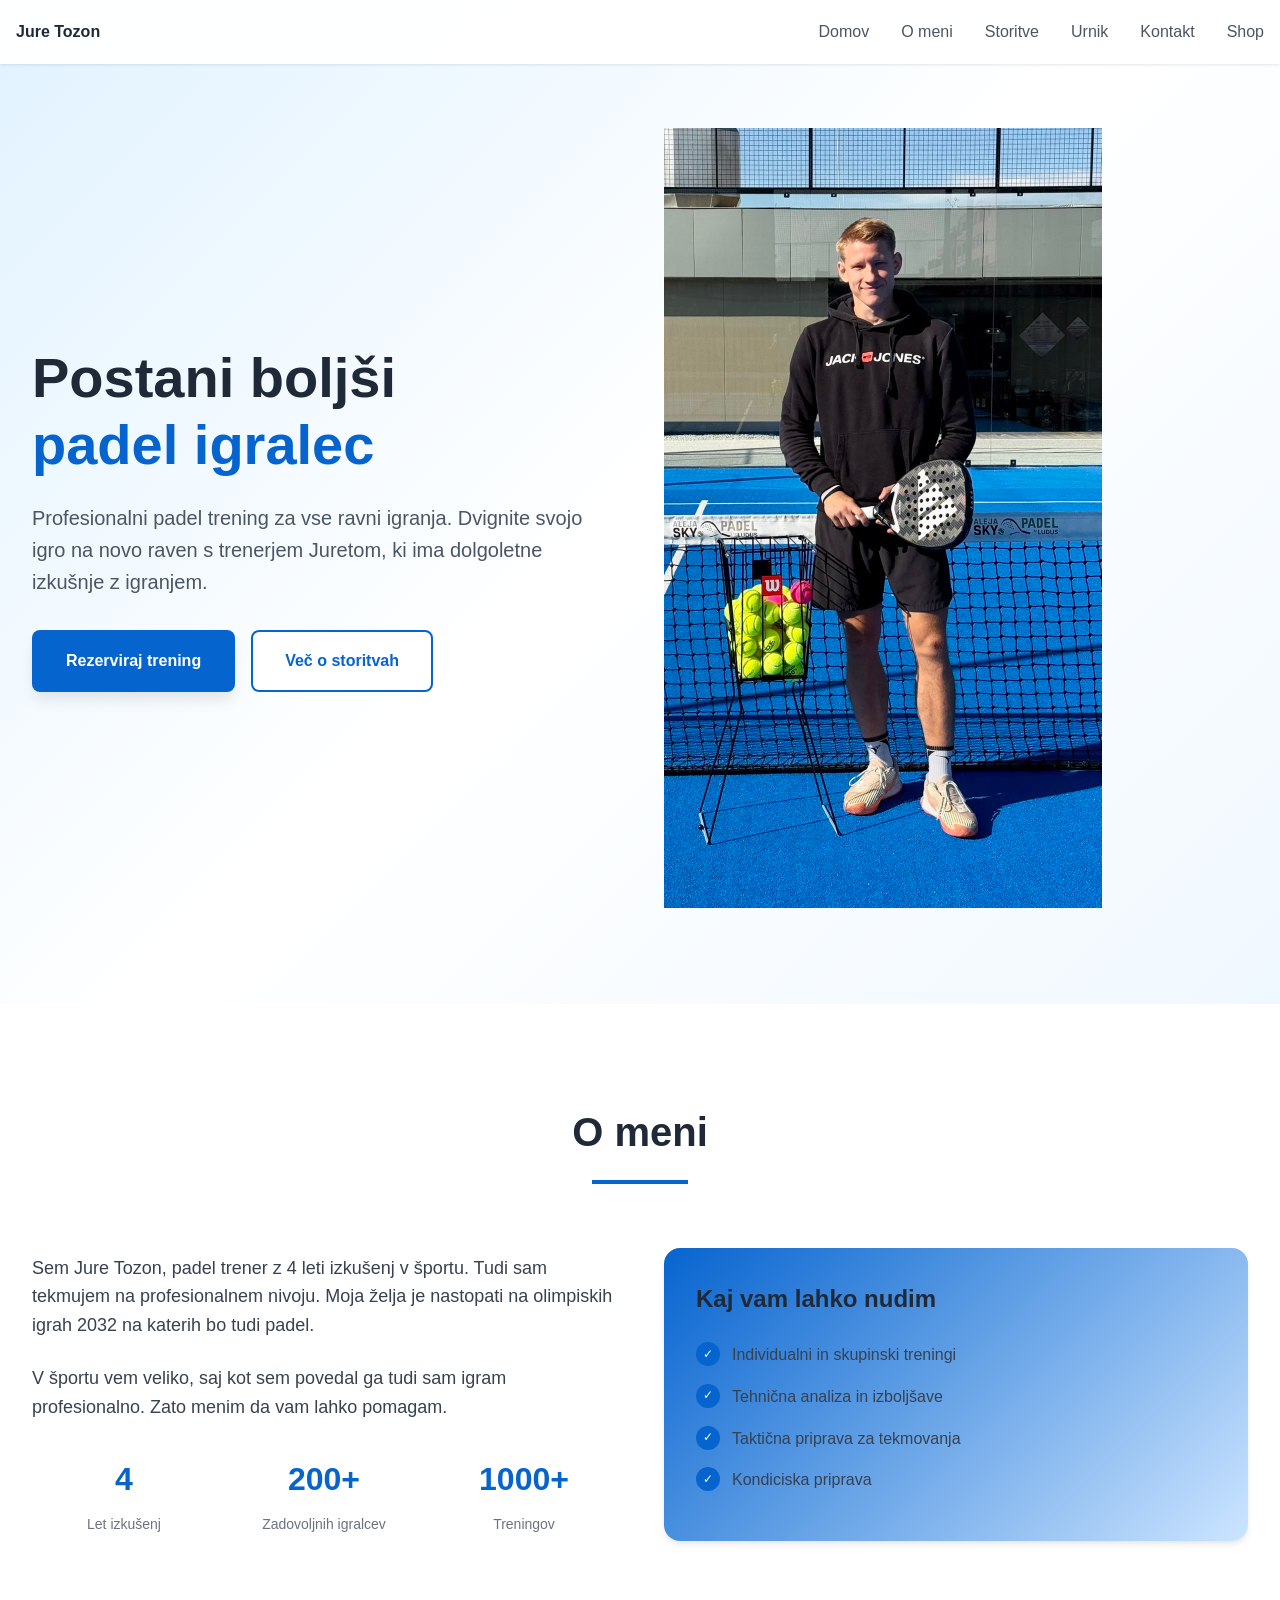
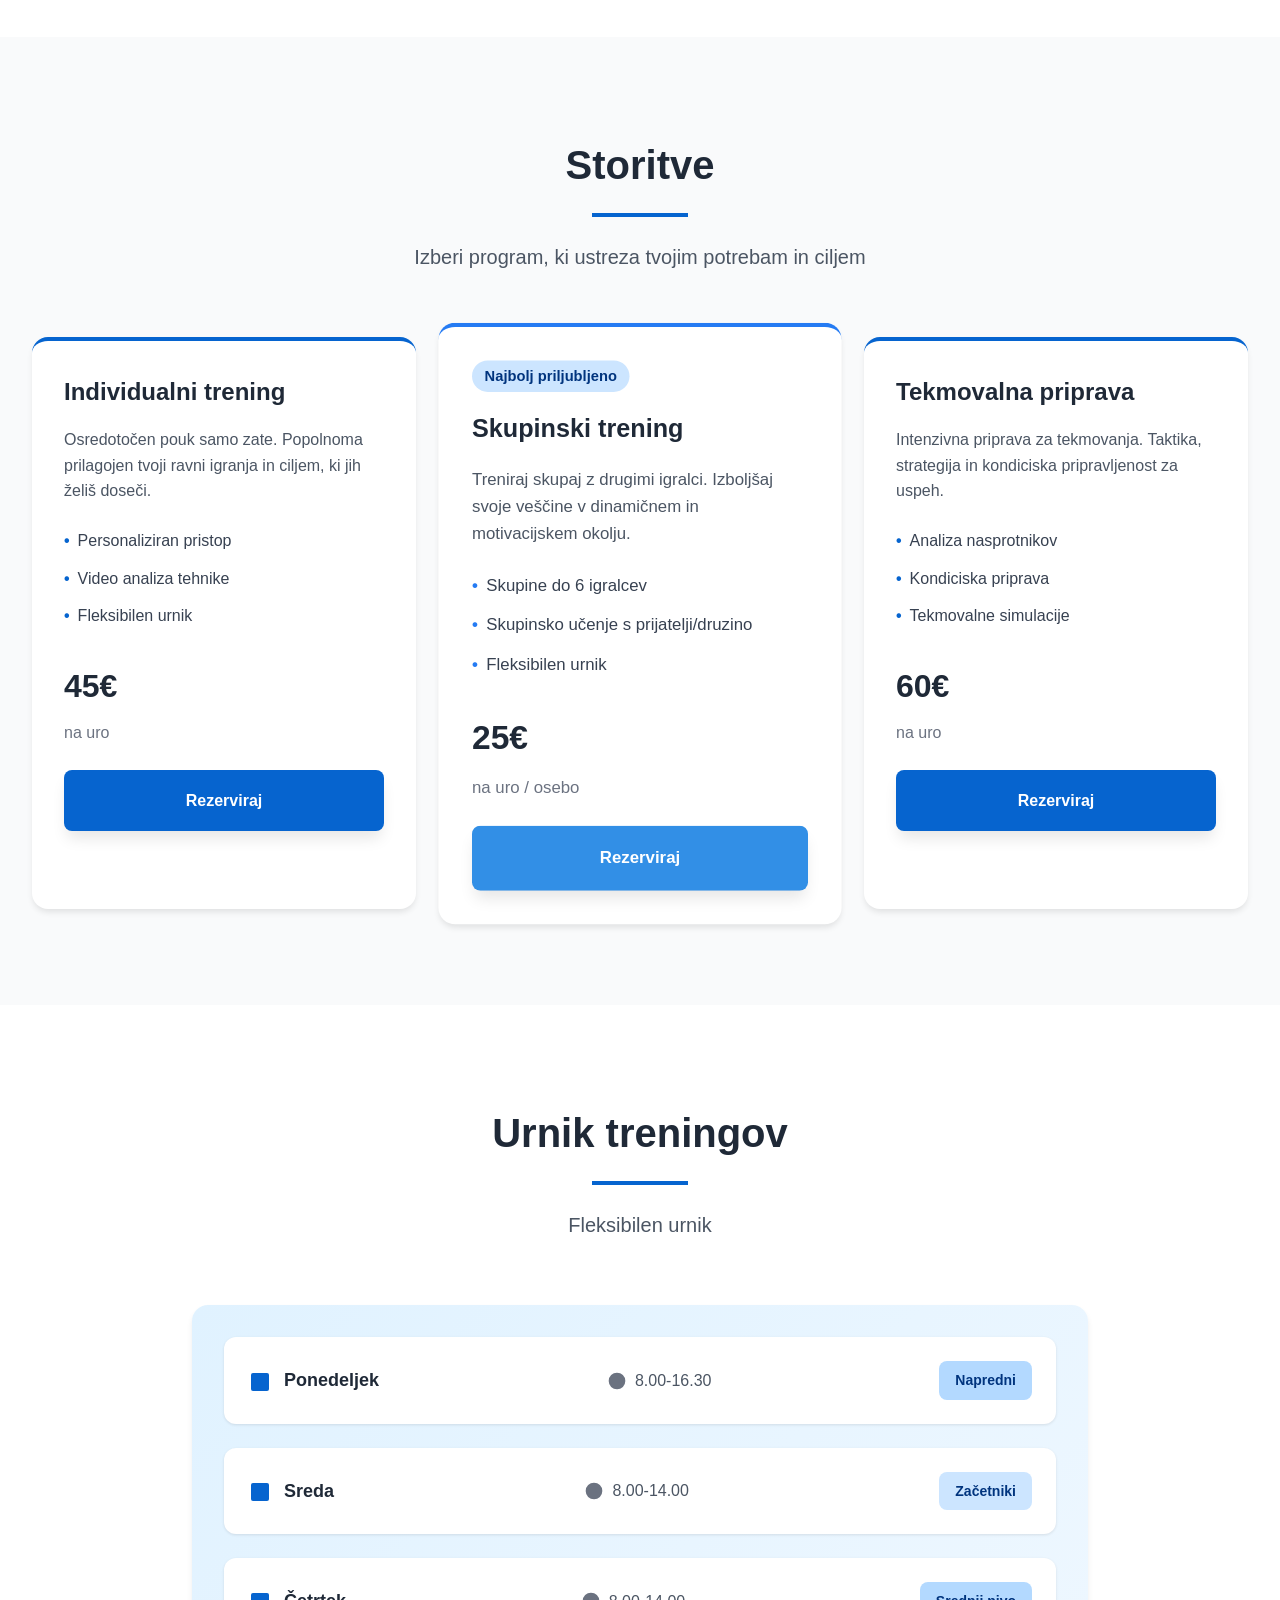
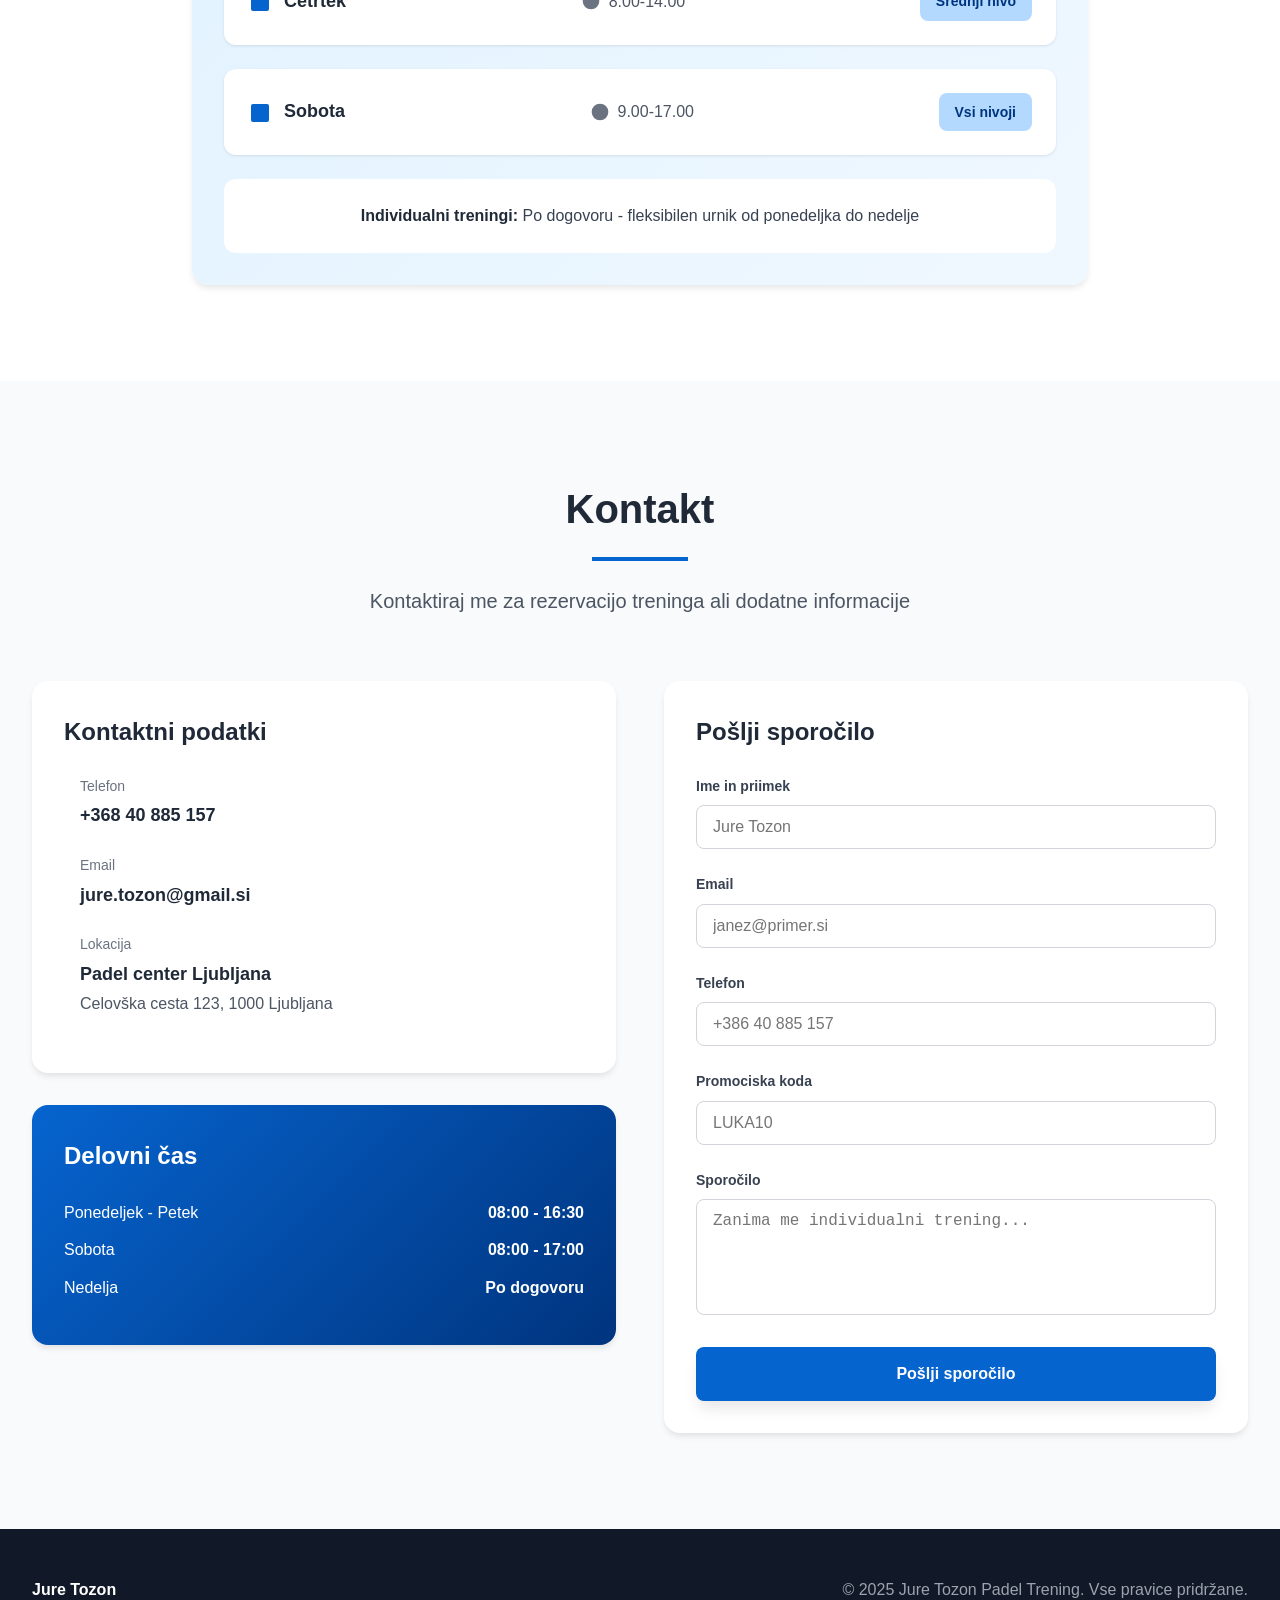
<file: index.html>
<!DOCTYPE html>
<html lang="sl">
<head>
    <meta charset="UTF-8">
    <meta name="viewport" content="width=device-width, initial-scale=1.0">
    <title>Jure Tozon - Padel Trener</title>
    <link rel="stylesheet" href="style.css">
</head>
<body>

    <nav>
        <div class="container">
            <span><b>Jure Tozon</b></span>
            <ul class="nav-links" id="navLinks">
                <li><a href="#home">Domov</a></li>
                <li><a href="#about">O meni</a></li>
                <li><a href="#services">Storitve</a></li>
                <li><a href="#schedule">Urnik</a></li>
                <li><a href="#contact">Kontakt</a></li>
                <li><a href=shop.html>Shop</a></li>
            </ul>
            <button class="menu-toggle" onclick="toggleMenu()">
                <span></span>
                <span></span>
                <span></span>
            </button>
        </div>
    </nav>

    <section id="home" class="hero">
        <div class="container">
            <div class="hero-content">
                <h1>
                    Postani boljši<br>
                    <span class="highlight">padel igralec</span>
                </h1>
                <p>
                    Profesionalni padel trening za vse ravni igranja. Dvignite svojo igro na novo raven s trenerjem Juretom, ki ima dolgoletne izkušnje z igranjem.
                </p>
                <div class="hero-buttons">
                    <a href="#contact" class="btn btn-primary">Rezerviraj trening</a>
                    <a href="#services" class="btn btn-secondary">Več o storitvah</a>
                </div>
            </div>
            <img src="Accessories/tozon.JPG" alt="tozon" width="438" height="780">
        </div>
    </section>

    <section id="about" class="about">
        <div class="container">
            <div class="section-header">
                <h2>O meni</h2>
                <div class="section-divider"></div>
            </div>
            <div class="about-grid">
                <div class="about-text">
                    <p>
                        Sem Jure Tozon, padel trener z 4 leti izkušenj v športu. Tudi sam tekmujem na profesionalnem nivoju. Moja želja je nastopati na olimpiskih igrah 2032 na katerih bo tudi padel.
                    </p>
                    <p>
                        V športu vem veliko, saj kot sem povedal ga tudi sam igram profesionalno. Zato menim da vam lahko pomagam.
                    </p>
                    <div class="stats">
                        <div class="stat">
                            <div class="stat-number">4</div>
                            <div class="stat-label">Let izkušenj</div>
                        </div>
                        <div class="stat">
                            <div class="stat-number">200+</div>
                            <div class="stat-label">Zadovoljnih igralcev</div>
                        </div>
                        <div class="stat">
                            <div class="stat-number">1000+</div>
                            <div class="stat-label">Treningov</div>
                        </div>
                    </div>
                </div>
                <div class="specialties">
                    <h3>Kaj vam lahko nudim</h3>
                    <ul>
                        <li>
                            <span class="checkmark">✓</span>
                            <span>Individualni in skupinski treningi</span>
                        </li>
                        <li>
                            <span class="checkmark">✓</span>
                            <span>Tehnična analiza in izboljšave</span>
                        </li>
                        <li>
                            <span class="checkmark">✓</span>
                            <span>Taktična priprava za tekmovanja</span>
                        </li>
                        <li>
                            <span class="checkmark">✓</span>
                            <span>Kondiciska priprava</span>
                        </li>
                    </ul>
                </div>
            </div>
        </div>
    </section>

    <section id="services" class="services">
        <div class="container">
            <div class="section-header">
                <h2>Storitve</h2>
                <div class="section-divider"></div>
                <p>Izberi program, ki ustreza tvojim potrebam in ciljem</p>
            </div>
            <div class="services-grid">

                <div class="service-card">
                    <h3>Individualni trening</h3>
                    <p>Osredotočen pouk samo zate. Popolnoma prilagojen tvoji ravni igranja in ciljem, ki jih želiš doseči.</p>
                    <ul class="service-features">
                        <li><span class="bullet">•</span> Personaliziran pristop</li>
                        <li><span class="bullet">•</span> Video analiza tehnike</li>
                        <li><span class="bullet">•</span> Fleksibilen urnik</li>
                    </ul>
                    <div class="price">45€</div>
                    <div class="price-label">na uro</div>
                    <a href="#contact" class="btn btn-primary" style="width: 100%; text-align: center;">Rezerviraj</a>
                </div>

                <div class="service-card featured">
                    <span class="service-badge">Najbolj priljubljeno</span>
                    <h3>Skupinski trening</h3>
                    <p>Treniraj skupaj z drugimi igralci. Izboljšaj svoje veščine v dinamičnem in motivacijskem okolju.</p>
                    <ul class="service-features">
                        <li><span class="bullet">•</span> Skupine do 6 igralcev</li>
                        <li><span class="bullet">•</span> Skupinsko učenje s prijatelji/druzino</li>
                        <li><span class="bullet">•</span> Fleksibilen urnik</li>
                    </ul>
                    <div class="price">25€</div>
                    <div class="price-label">na uro / osebo</div>
                    <a href="#contact" class="btn btn-primary" style="width: 100%; text-align: center; background: #328fe6;">Rezerviraj</a>
                </div>

                <div class="service-card">
                    <h3>Tekmovalna priprava</h3>
                    <p>Intenzivna priprava za tekmovanja. Taktika, strategija in kondiciska pripravljenost za uspeh.</p>
                    <ul class="service-features">
                        <li><span class="bullet">•</span> Analiza nasprotnikov</li>
                        <li><span class="bullet">•</span> Kondiciska priprava</li>
                        <li><span class="bullet">•</span> Tekmovalne simulacije</li>
                    </ul>
                    <div class="price">60€</div>
                    <div class="price-label">na uro</div>
                    <a href="#contact" class="btn btn-primary" style="width: 100%; text-align: center;">Rezerviraj</a>
                </div>
            </div>
        </div>
    </section>

    <section id="schedule" class="schedule">
        <div class="container">
            <div class="section-header">
                <h2>Urnik treningov</h2>
                <div class="section-divider"></div>
                <p>Fleksibilen urnik</p>
            </div>
            <div class="schedule-container">
                <div class="schedule-wrapper">
                    <div class="schedule-item">
                        <div class="schedule-content">
                            <div class="schedule-day">
                                <svg viewBox="0 0 24 24">
                                    <rect x="3" y="4" width="18" height="18" rx="2" ry="2"/>
                                    <line x1="16" y1="2" x2="16" y2="6"/>
                                    <line x1="8" y1="2" x2="8" y2="6"/>
                                    <line x1="3" y1="10" x2="21" y2="10"/>
                                </svg>
                                Ponedeljek
                            </div>
                            <div class="schedule-time">
                                <svg viewBox="0 0 24 24">
                                    <circle cx="12" cy="12" r="10"/>
                                    <polyline points="12 6 12 12 16 14"/>
                                </svg>
                                8.00-16.30
                            </div>
                            <span class="schedule-level level-advanced">Napredni</span>
                        </div>
                    </div>

                    <div class="schedule-item">
                        <div class="schedule-content">
                            <div class="schedule-day">
                                <svg viewBox="0 0 24 24">
                                    <rect x="3" y="4" width="18" height="18" rx="2" ry="2"/>
                                    <line x1="16" y1="2" x2="16" y2="6"/>
                                    <line x1="8" y1="2" x2="8" y2="6"/>
                                    <line x1="3" y1="10" x2="21" y2="10"/>
                                </svg>
                                Sreda
                            </div>
                            <div class="schedule-time">
                                <svg viewBox="0 0 24 24">
                                    <circle cx="12" cy="12" r="10"/>
                                    <polyline points="12 6 12 12 16 14"/>
                                </svg>
                                8.00-14.00
                            </div>
                            <span class="schedule-level level-beginner">Začetniki</span>
                        </div>
                    </div>

                    <div class="schedule-item">
                        <div class="schedule-content">
                            <div class="schedule-day">
                                <svg viewBox="0 0 24 24">
                                    <rect x="3" y="4" width="18" height="18" rx="2" ry="2"/>
                                    <line x1="16" y1="2" x2="16" y2="6"/>
                                    <line x1="8" y1="2" x2="8" y2="6"/>
                                    <line x1="3" y1="10" x2="21" y2="10"/>
                                </svg>
                                Četrtek
                            </div>
                            <div class="schedule-time">
                                <svg viewBox="0 0 24 24">
                                    <circle cx="12" cy="12" r="10"/>
                                    <polyline points="12 6 12 12 16 14"/>
                                </svg>
                                8.00-14.00
                            </div>
                            <span class="schedule-level level-intermediate">Srednji nivo</span>
                        </div>
                    </div>

                    <div class="schedule-item">
                        <div class="schedule-content">
                            <div class="schedule-day">
                                <svg viewBox="0 0 24 24">
                                    <rect x="3" y="4" width="18" height="18" rx="2" ry="2"/>
                                    <line x1="16" y1="2" x2="16" y2="6"/>
                                    <line x1="8" y1="2" x2="8" y2="6"/>
                                    <line x1="3" y1="10" x2="21" y2="10"/>
                                </svg>
                                Sobota
                            </div>
                            <div class="schedule-time">
                                <svg viewBox="0 0 24 24">
                                    <circle cx="12" cy="12" r="10"/>
                                    <polyline points="12 6 12 12 16 14"/>
                                </svg>
                                9.00-17.00
                            </div>
                            <span class="schedule-level level-all">Vsi nivoji</span>
                        </div>
                    </div>

                    <div class="schedule-note">
                        <p><strong>Individualni treningi:</strong> Po dogovoru - fleksibilen urnik od ponedeljka do nedelje</p>
                    </div>
                </div>
            </div>
        </div>
    </section>

    <section id="contact" class="contact">
        <div class="container">
            <div class="section-header">
                <h2>Kontakt</h2>
                <div class="section-divider"></div>
                <p>Kontaktiraj me za rezervacijo treninga ali dodatne informacije</p>
            </div>
            <div class="contact-grid">
                <div class="contact-info">
                    <div class="contact-card">
                        <h3>Kontaktni podatki</h3>
                        <div class="contact-item">
                            <div class="contact-details">
                                <div class="contact-label">Telefon</div>
                                <div class="contact-value">
                                    <a href="tel:+368 40 885 157">+368 40 885 157</a>
                                </div>
                            </div>
                        </div>
                        <div class="contact-item">
                            <div class="contact-details">
                                <div class="contact-label">Email</div>
                                <div class="contact-value">
                                    <a href="mailto:kos.luka1908@gmail.si">jure.tozon@gmail.si</a>
                                </div>
                            </div>
                        </div>
                        <div class="contact-item">
                            <div class="contact-details">
                                <div class="contact-label">Lokacija</div>
                                <div class="contact-value">
                                    Padel center Ljubljana<br>
                                    <span style="font-weight: 400; font-size: 1rem; color: #4b5563;">Celovška cesta 123, 1000 Ljubljana</span>
                                </div>
                            </div>
                        </div>
                    </div>

                    <div class="contact-card hours-card">
                        <h3>Delovni čas</h3>
                        <div class="hours-item">
                            <span>Ponedeljek - Petek</span>
                            <strong>08:00 - 16:30</strong>
                        </div>
                        <div class="hours-item">
                            <span>Sobota</span>
                            <strong>08:00 - 17:00</strong>
                        </div>
                        <div class="hours-item">
                            <span>Nedelja</span>
                            <strong>Po dogovoru</strong>
                        </div>
                    </div>
                </div>

                <div class="contact-form">
                    <h3>Pošlji sporočilo</h3>
                    
                    <form id="contactForm" action="https://formsubmit.co/kos.luka1908@gmail.com" method="POST">
                        <input type="hidden" name="_subject" value="Novo povpraševanje - Padel Trening">
                        <input type="hidden" name="_captcha" value="false">
                        <div class="form-group">
                            <label for="name">Ime in priimek</label>
                            <input type="text" name="ime" id="name" placeholder="Jure Tozon" required>
                        </div>

                        <div class="form-group">
                            <label for="email">Email</label>
                            <input type="email" name="email" id="email" placeholder="janez@primer.si" required>
                        </div>

                        <div class="form-group">
                            <label for="phone">Telefon</label>
                            <input type="tel" name="telefon" id="phone" placeholder="+386 40 885 157">
                        </div>

                        <div class="form-group">
                            <label for="promociska-koda">Promociska koda</label>
                            <input type="text" name="promocijska_koda" id="promociska-koda" placeholder="LUKA10">
                        </div>

                        <div class="form-group">
                            <label for="message">Sporočilo</label>
                            <textarea name="sporocilo" id="message" rows="5" placeholder="Zanima me individualni trening..." required></textarea>
                        </div>

                        <button type="submit" class="btn btn-primary" style="width: 100%;">Pošlji sporočilo</button>
                    </form>
                </div>
            </div>
        </div>
    </section>

    <footer>
        <div class="container">
            <span><b>Jure Tozon</b></span>
            <p>&copy; 2025 Jure Tozon Padel Trening. Vse pravice pridržane.</p>
        </div>
    </footer>

    <script>
        const form = document.getElementById('contactForm');

        if (form) {
            form.addEventListener('submit', function(e) {
                e.preventDefault();

                const formData = new FormData(form);
                const submitBtn = form.querySelector('button[type="submit"]');
                const originalBtnText = submitBtn.innerText;

                submitBtn.innerText = "Pošiljanje...";
                submitBtn.disabled = true;

                fetch(form.action, {
                    method: 'POST',
                    body: formData,
                    headers: {
                        'Accept': 'application/json'
                    }
                })
                .then(response => {
                    if (response.ok) {
                        form.innerHTML = `
                            <div style="text-align: center; padding: 2rem 0;">
                                <svg style="width: 64px; height: 64px; fill: #0664cf; margin-bottom: 1rem;" viewBox="0 0 24 24">
                                    <path d="M12 0c-6.627 0-12 5.373-12 12s5.373 12 12 12 12-5.373 12-12-5.373-12-12-12zm-1.25 17.292l-4.5-4.364 1.857-1.858 2.643 2.506 5.643-5.784 1.857 1.857-7.5 7.643z"/>
                                </svg>
                                <h3 style="margin-bottom: 1rem;">Hvala za sporočilo!</h3>
                                <p style="color: #4b5563;">Odgovoril ti bom v najkrajšem možnem času.</p>
                            </div>
                        `;
                    } else {
                        alert("Prišlo je do napake pri pošiljanju. Prosim, poskusi kasneje.");
                        submitBtn.innerText = originalBtnText;
                        submitBtn.disabled = false;
                    }
                })
                .catch(error => {
                    console.error('Napaka:', error);
                    alert("Napaka pri povezavi. Preveri internetno povezavo.");
                    submitBtn.innerText = originalBtnText;
                    submitBtn.disabled = false;
                });
            });
        }

        function toggleMenu() {
            const navLinks = document.getElementById('navLinks');
            navLinks.classList.toggle('active');
        }

        document.querySelectorAll('a[href^="#"]').forEach(anchor => {
            anchor.addEventListener('click', function (e) {
                e.preventDefault();
                const navLinks = document.getElementById('navLinks');
                navLinks.classList.remove('active');

                const target = document.querySelector(this.getAttribute('href'));
                if (target) {
                    target.scrollIntoView({
                        behavior: 'smooth',
                        block: 'start'
                    });
                }
            });
        });
    </script>
</body>
</html>
</file>
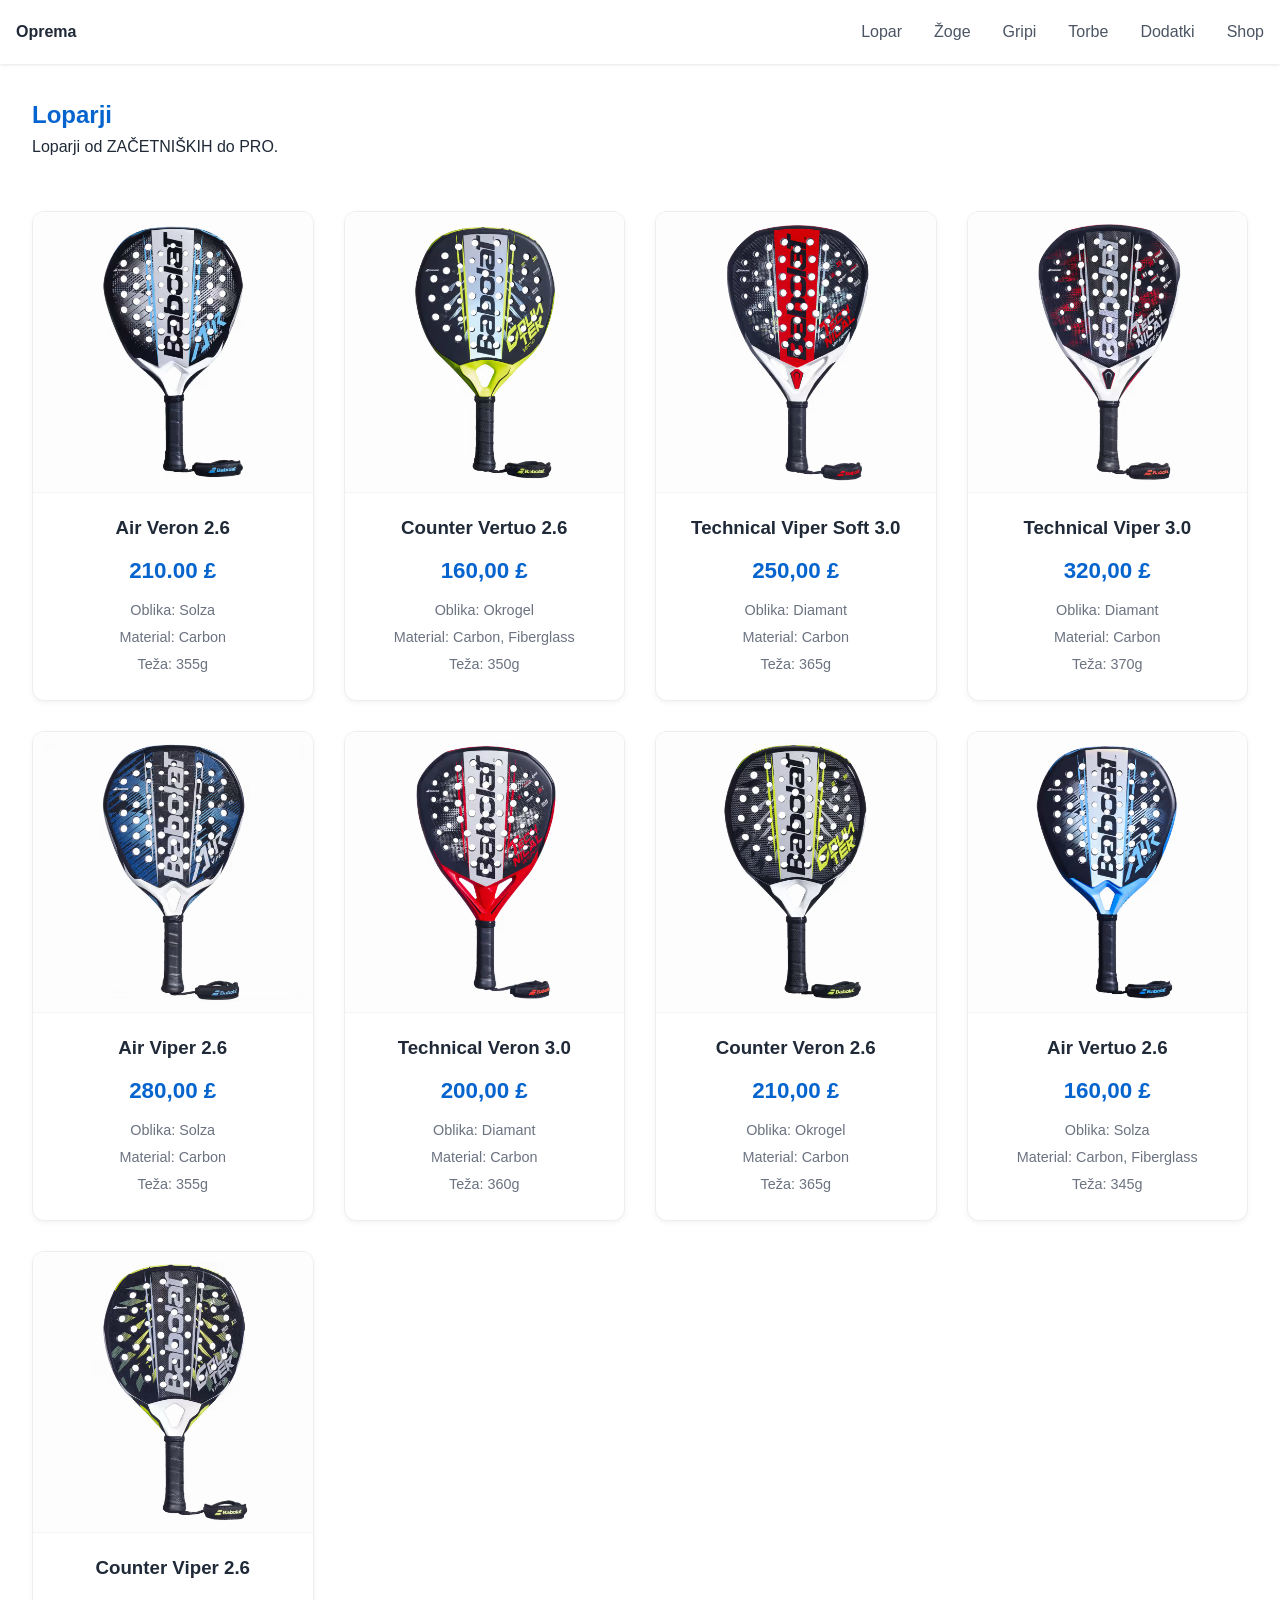
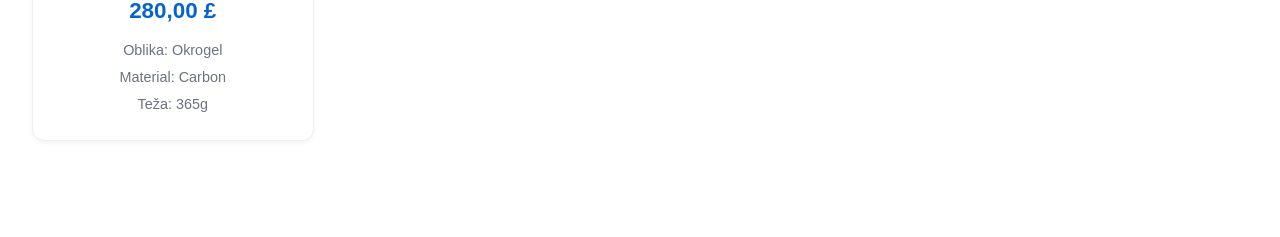
<file: shop.html>
<!DOCTYPE html>
<html lang="en">
<head>
    <meta charset="UTF-8">
    <meta name="viewport" content="width=device-width, initial-scale=1.0">
    <title>Shop Tozon</title>
    <link rel="stylesheet" href="styleshop.css">
</head>
<body>
    <nav>
        <div class="container">
            <span><b>Oprema</b></span>
            <ul class="nav-links" id="navLinks">
                <li><a href="#racquets">Lopar</a></li>
                <li><a href="#balls">Žoge</a></li>
                <li><a href="#grips">Gripi</a></li>
                <li><a href="#bags">Torbe</a></li>
                <li><a href="#Accessories">Dodatki</a></li>
                <li><a href=index.html>Shop</a></li>
            </ul>
            <button class="menu-toggle" onclick="toggleMenu()">
                <span></span>
                <span></span>
                <span></span>
            </button>
        </div>
    </nav>

    <section id="racquets" class="trgovina-sekcija">
        <div class="container">
            <div class="naslov-trgovine">
                <h1 class="highlight">Loparji</h1>
                <p>Loparji od ZAČETNIŠKIH do PRO.</p>
                <br>
                <br>
            </div>

            <div class="trgovina-mreza">
                <div class="izdelek-kartica">
                    <img src="Accessories/AirVeron2.6.png" alt="Air Veron 2.6">
                    <div class="podatki">
                        <h3>Air Veron 2.6</h3>
                        <p class="cena">210.00 £</p>
                        <ul class="specifikacije">
                            <li>Oblika: Solza</li>
                            <li>Material: Carbon</li>
                            <li>Teža: 355g</li>
                        </ul>
                    </div>
                </div>

                <div class="izdelek-kartica">
                    <img src="Accessories/CounterVertuo2.6.png" alt="Counter Vertuo 2.6">
                    <div class="podatki">
                        <h3>Counter Vertuo 2.6</h3>
                        <p class="cena">160,00 £</p>
                        <ul class="specifikacije">
                            <li>Oblika: Okrogel</li>
                            <li>Material: Carbon, Fiberglass</li>
                            <li>Teža: 350g</li>
                        </ul>
                    </div>
                </div>

                <div class="izdelek-kartica">
                    <img src="Accessories/TechnicalViperSoft3.0.png" alt="Technical Viper Soft 3.0">
                    <div class="podatki">
                        <h3>Technical Viper Soft 3.0</h3>
                        <p class="cena">250,00 £</p>
                        <ul class="specifikacije">
                            <li>Oblika: Diamant</li>
                            <li>Material: Carbon</li>
                            <li>Teža: 365g</li>
                        </ul>
                    </div>
                </div>

                <div class="izdelek-kartica">
                    <img src="Accessories/TechnicalViper3.0.png" alt="Technical Viper 3.0">
                    <div class="podatki">
                        <h3>Technical Viper 3.0</h3>
                        <p class="cena">320,00 £</p>
                        <ul class="specifikacije">
                            <li>Oblika: Diamant</li>
                            <li>Material: Carbon</li>
                            <li>Teža: 370g</li>
                        </ul>
                    </div>
                </div>

                <div class="izdelek-kartica">
                    <img src="Accessories/AirViper2.6.png" alt="Air Viper 2.6">
                    <div class="podatki">
                        <h3>Air Viper 2.6</h3>
                        <p class="cena">280,00 £</p>
                        <ul class="specifikacije">
                            <li>Oblika: Solza</li>
                            <li>Material: Carbon</li>
                            <li>Teža: 355g</li>
                        </ul>
                    </div>
                </div>

                <div class="izdelek-kartica">
                    <img src="Accessories/TechnicalVeron3.0.png" alt="Technical Veron 3.0">
                    <div class="podatki">
                        <h3>Technical Veron 3.0</h3>
                        <p class="cena">200,00 £</p>
                        <ul class="specifikacije">
                            <li>Oblika: Diamant</li>
                            <li>Material: Carbon</li>
                            <li>Teža: 360g</li>
                        </ul>
                    </div>
                </div>

                <div class="izdelek-kartica">
                    <img src="Accessories/CounterVeron2.6.png" alt="Counter Veron 2.6">
                    <div class="podatki">
                        <h3>Counter Veron 2.6</h3>
                        <p class="cena">210,00 £</p>
                        <ul class="specifikacije">
                            <li>Oblika: Okrogel</li>
                            <li>Material: Carbon</li>
                            <li>Teža: 365g</li>
                        </ul>
                    </div>
                </div>

                <div class="izdelek-kartica">
                    <img src="Accessories/AirVertuo2.6.png" alt="Air Vertuo 2.6">
                    <div class="podatki">
                        <h3>Air Vertuo 2.6</h3>
                        <p class="cena">160,00 £</p>
                        <ul class="specifikacije">
                            <li>Oblika: Solza</li>
                            <li>Material: Carbon, Fiberglass</li>
                            <li>Teža: 345g</li>
                        </ul>
                    </div>
                </div>

                <div class="izdelek-kartica">
                    <img src="Accessories/CounterViper2.6.png" alt="Counter Viper 2.6">
                    <div class="podatki">
                        <h3>Counter Viper 2.6</h3>
                        <p class="cena">280,00 £</p>
                        <ul class="specifikacije">
                            <li>Oblika: Okrogel</li>
                            <li>Material: Carbon</li>
                            <li>Teža: 365g</li>
                        </ul>
                    </div>
                </div>
            </div>
        </div>
    </section>

    <script>
        
        function toggleMenu() {
            const navLinks = document.getElementById('navLinks');
            navLinks.classList.toggle('active');
        }

    </script>

</body>
</html>
</file>
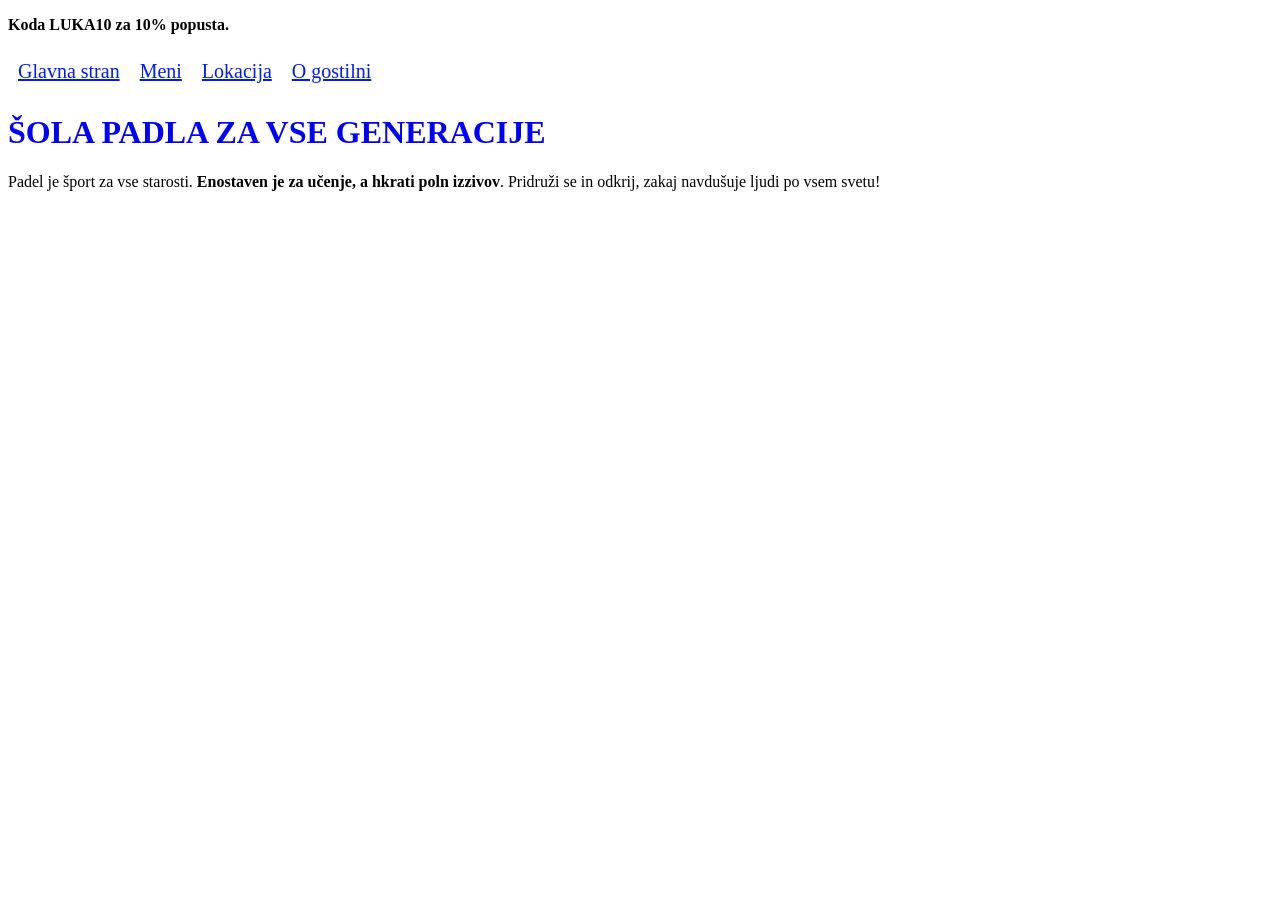
<file: test.html>
<!DOCTYPE html>
<html lang="sl">
<head>
    <meta charset="UTF-8">
    <meta name="viewport" content="width=device-width, initial-scale=1.0">
    <title>Padel z Juretom Tozonom</title>
    <style>
        .meni{
            overflow:hidden;
            background-color:#ffffff;
        }
        .meni a {
            float: left;
            color:#001aff;
            text-align:center;
            padding:10px;
            font-size:20px;
        }
        .meni a:hover{
            background-color: green;
            color:white;
        }
    </style>
</head>
    <p><b>Koda LUKA10 za 10% popusta.</b></p>
    <div class="meni">
        <a  href=index.html> Glavna stran</a>
        <a  href=meni.html> Meni </a>
        <a  href=lokacija.html> Lokacija </a>
        <a  href=ogostilni.html> O gostilni</a>
    </div>
<body  >
    <h1 style="color: blue;">ŠOLA PADLA ZA VSE GENERACIJE</h1>
    <p>Padel je šport za vse starosti. <b>Enostaven je za učenje, a hkrati poln izzivov</b>. Pridruži se in odkrij, zakaj navdušuje ljudi po vsem svetu!</p>
</body>
</html>
</file>
<file: style.css>
* {
    margin: 0;
    padding: 0;
    box-sizing: border-box;
}

body {
    font-family: -apple-system, BlinkMacSystemFont, 'Segoe UI', Roboto, 'Helvetica Neue', Arial, sans-serif;
    line-height: 1.6;
    color: #1f2937;
    background: #ffffff;
}

.container {
    max-width: 1280px;
    margin: 0 auto;
    padding: 0 1rem;
}

nav {
    position: fixed;
    top: 0;
    width: 100%;
    background: rgba(255, 255, 255, 0.95);
    backdrop-filter: blur(10px);
    box-shadow: 0 1px 3px rgba(0, 0, 0, 0.1);
    z-index: 1000;
}

nav .container {
    display: flex;
    justify-content: space-between;
    align-items: center;
    height: 64px;
}

.nav-links {
    display: flex;
    gap: 2rem;
    list-style: none;
}

.nav-links a {
    text-decoration: none;
    color: #4b5563;
    font-weight: 500;
    transition: color 0.3s;
}

.nav-links a:hover {
    color: #0664cf;
}

.menu-toggle {
    display: none;
    background: none;
    border: none;
    cursor: pointer;
    padding: 0.5rem;
}

.menu-toggle span {
    display: block;
    width: 24px;
    height: 3px;
    background: #4b5563;
    margin: 5px 0;
    transition: 0.3s;
}

.hero {
    padding: 8rem 1rem 6rem;
    background: linear-gradient(135deg, #e0f2ff 0%, #ffffff 50%, #f0f8ff 100%);
}

.hero .container {
    display: grid;
    grid-template-columns: 1fr 1fr;
    gap: 3rem;
    align-items: center;
}

.hero-content h1 {
    font-size: 3.5rem;
    font-weight: bold;
    line-height: 1.2;
    margin-bottom: 1.5rem;
}

.hero-content .highlight {
    color: #0664cf;
}

.hero-content p {
    font-size: 1.25rem;
    color: #4b5563;
    margin-bottom: 2rem;
}

.hero-buttons {
    display: flex;
    gap: 1rem;
    flex-wrap: wrap;
}

.btn {
    display: inline-block;
    padding: 1rem 2rem;
    font-size: 1rem;
    font-weight: 600;
    text-decoration: none;
    border-radius: 0.5rem;
    transition: all 0.3s;
    border: 2px solid transparent;
}

.btn-primary {
    background: #0664cf;
    color: white;
    box-shadow: 0 10px 15px -3px rgba(0, 0, 0, 0.1);
}

.btn-primary:hover {
    background: #257bf3;
    transform: translateY(-2px);
    box-shadow: 0 20px 25px -5px rgba(0, 0, 0, 0.1);
}

.btn-secondary {
    background: white;
    color: #0664cf;
    border-color: #0664cf;
}

.btn-secondary:hover {
    background: #e0f2ff;
}

.hero-visual {
    position: relative;
    height: 400px;
}

.hero-box {
    width: 100%;
    height: 100%;
    background: linear-gradient(135deg, #257bf3 0%, #257bf3 100%);
    border-radius: 1.5rem;
    box-shadow: 0 25px 50px -12px rgba(0, 0, 0, 0.25);
    transform: rotate(3deg);
    transition: transform 0.3s;
}

.hero-box:hover {
    transform: rotate(6deg);
}

section {
    padding: 6rem 1rem;
}

.section-header {
    text-align: center;
    margin-bottom: 4rem;
}

.section-header h2 {
    font-size: 2.5rem;
    font-weight: bold;
    margin-bottom: 1rem;
}

.section-divider {
    width: 96px;
    height: 4px;
    background: #0664cf;
    margin: 0 auto 1.5rem;
}

.section-header p {
    font-size: 1.25rem;
    color: #4b5563;
    max-width: 42rem;
    margin: 0 auto;
}

.about {
    background: white;
}

.about-grid {
    display: grid;
    grid-template-columns: 1fr 1fr;
    gap: 3rem;
    align-items: center;
}

.about-text p {
    font-size: 1.125rem;
    color: #374151;
    margin-bottom: 1.5rem;
}

.stats {
    display: grid;
    grid-template-columns: repeat(3, 1fr);
    gap: 1rem;
    margin-top: 2rem;
}

.stat {
    text-align: center;
}

.stat-number {
    font-size: 2rem;
    font-weight: bold;
    color: #0664cf;
    margin-bottom: 0.5rem;
}

.stat-label {
    font-size: 0.875rem;
    color: #6b7280;
}

.specialties {
    background: linear-gradient(135deg, #0664cf 0%, #cce5ff 100%);
    border-radius: 1rem;
    padding: 2rem;
    box-shadow: 0 4px 6px -1px rgba(0, 0, 0, 0.1);
}

.specialties h3 {
    font-size: 1.5rem;
    font-weight: bold;
    margin-bottom: 1.5rem;
}

.specialties ul {
    list-style: none;
}

.specialties li {
    display: flex;
    align-items: flex-start;
    margin-bottom: 1rem;
    color: #374151;
}

.checkmark {
    width: 24px;
    height: 24px;
    background: #0664cf;
    border-radius: 50%;
    display: flex;
    align-items: center;
    justify-content: center;
    margin-right: 0.75rem;
    flex-shrink: 0;
    color: white;
    font-size: 0.75rem;
}

.services {
    background: #f9fafb;
}

.services-grid {
    display: grid;
    grid-template-columns: repeat(3, 1fr);
    gap: 2rem;
}

.service-card {
    background: white;
    border-radius: 1rem;
    padding: 2rem;
    box-shadow: 0 4px 6px -1px rgba(0, 0, 0, 0.1);
    border-top: 4px solid #0664cf;
    transition: all 0.3s;
}

.service-card:hover {
    box-shadow: 0 20px 25px -5px rgba(0, 0, 0, 0.1);
}

.service-card.featured {
    border-top-color: #257bf3;
    transform: scale(1.05);
}

.service-badge {
    display: inline-block;
    padding: 0.25rem 0.75rem;
    background: #cce5ff;
    color: #00347e;
    border-radius: 9999px;
    font-size: 0.875rem;
    font-weight: 600;
    margin-bottom: 1rem;
}

.service-card h3 {
        font-size: 1.5rem;
        font-weight: bold;
        margin-bottom: 1rem;
}

.service-card p {
    color: #4b5563;
    margin-bottom: 1.5rem;
}

.service-features {
    list-style: none;
    margin-bottom: 2rem;
}

.service-features li {
    display: flex;
    align-items: flex-start;
    color: #374151;
    margin-bottom: 0.75rem;
}

.bullet {
    color: #0664cf;
    margin-right: 0.5rem;
    font-weight: bold;
}

.service-card.featured .bullet {
    color: #257bf3;
}

.price {
    font-size: 2rem;
    font-weight: bold;
    margin-bottom: 0.5rem;
}

.price-label {
    color: #6b7280;
    margin-bottom: 1.5rem;
}

.schedule {
    background: white;
}

.schedule-container {
    max-width: 56rem;
    margin: 0 auto;
}

.schedule-wrapper {
    background: linear-gradient(135deg, #e0f2ff 0%, #f0f8ff 100%);
    border-radius: 1rem;
    padding: 2rem;
    box-shadow: 0 4px 6px -1px rgba(0, 0, 0, 0.1);
}

.schedule-item {
    background: white;
    border-radius: 0.75rem;
    padding: 1.5rem;
    margin-bottom: 1.5rem;
    box-shadow: 0 1px 3px rgba(0, 0, 0, 0.1);
    transition: box-shadow 0.3s;
}

.schedule-item:hover {
    box-shadow: 0 4px 6px -1px rgba(0, 0, 0, 0.1);
}

.schedule-content {
    display: flex;
    justify-content: space-between;
    align-items: center;
    flex-wrap: wrap;
    gap: 1rem;
}

.schedule-day {
    display: flex;
    align-items: center;
    font-weight: bold;
    font-size: 1.125rem;
}

.schedule-day svg {
    width: 24px;
    height: 24px;
    margin-right: 0.75rem;
    fill: #0664cf;
}

.schedule-time {
    display: flex;
    align-items: center;
    color: #4b5563;
}

.schedule-time svg {
    width: 20px;
    height: 20px;
    margin-right: 0.5rem;
    fill: #6b7280;
}

.schedule-level {
    padding: 0.5rem 1rem;
    border-radius: 0.5rem;
    font-weight: 600;
    font-size: 0.875rem;
}

.level-advanced {
    background: #b3d9ff;
    color: #00347e;
}

.level-beginner {
    background: #cce5ff;
    color: #00347e;
}

.level-intermediate {
    background: #b3d9ff;
    color: #00347e;
}

.level-all {
    background: #b3d9ff;
    color: #00347e;
}

.schedule-note {
    background: white;
    border-radius: 0.75rem;
    padding: 1.5rem;
    text-align: center;
    color: #374151;
}

.schedule-note strong {
    color: #1f2937;
}

.contact {
    background: #f9fafb;
}

.contact-grid {
    display: grid;
    grid-template-columns: 1fr 1fr;
    gap: 3rem;
    max-width: 80rem;
    margin: 0 auto;
}

.contact-info {
    display: flex;
    flex-direction: column;
    gap: 2rem;
}

.contact-card {
    background: white;
    border-radius: 1rem;
    padding: 2rem;
    box-shadow: 0 4px 6px -1px rgba(0, 0, 0, 0.1);
}

.contact-card h3 {
    font-size: 1.5rem;
    font-weight: bold;
    margin-bottom: 1.5rem;
}

.contact-item {
    display: flex;
    align-items: flex-start;
    margin-bottom: 1.5rem;
}

.contact-details {
    margin-left: 1rem;
}

.contact-label {
    font-size: 0.875rem;
    color: #6b7280;
    margin-bottom: 0.25rem;
}

.contact-value {
    font-size: 1.125rem;
    font-weight: 600;
    color: #1f2937;
}

.contact-value a {
    color: inherit;
    text-decoration: none;
    transition: color 0.3s;
}

.contact-value a:hover {
    color: #0664cf;
}

.hours-card {
    background: linear-gradient(135deg, #0664cf 0%, #00347e 100%);
    color: white;
}

.hours-item {
    display: flex;
    justify-content: space-between;
    margin-bottom: 0.75rem;
}

.contact-form {
    background: white;
    border-radius: 1rem;
    padding: 2rem;
    box-shadow: 0 4px 6px -1px rgba(0, 0, 0, 0.1);
}

.contact-form h3 {
    font-size: 1.5rem;
    font-weight: bold;
    margin-bottom: 1.5rem;
}

.form-group {
    margin-bottom: 1.5rem;
}

.form-group label {
    display: block;
    font-size: 0.875rem;
    font-weight: 600;
    color: #374151;
    margin-bottom: 0.5rem;
}

.form-group input,
.form-group textarea {
    width: 100%;
    padding: 0.75rem 1rem;
    border: 1px solid #d1d5db;
    border-radius: 0.5rem;
    font-size: 1rem;
    transition: all 0.3s;
}

.form-group input:focus,
.form-group textarea:focus {
    outline: none;
    border-color: #0664cf;
    box-shadow: 0 0 0 3px rgba(37, 123, 243, 0.1);
}

.form-group textarea {
    resize: none;
}

footer {
    background: #111827;
    color: white;
    padding: 3rem 1rem;
}

footer .container {
    display: flex;
    justify-content: space-between;
    align-items: center;
}

footer p {
    color: #9ca3af;
}

@media (max-width: 768px) {
    .nav-links {
    display: none;
    position: absolute;
    top: 64px;
    left: 0;
    right: 0;
    background: white;
    flex-direction: column;
    padding: 1rem;
    box-shadow: 0 4px 6px -1px rgba(0, 0, 0, 0.1);
}

.nav-links.active {
    display: flex;
}

.menu-toggle {
    display: block;
}

.hero .container,
.about-grid,
.services-grid,
.contact-grid {
    grid-template-columns: 1fr;
}

.service-card.featured {
    transform: none;
}

.hero-content h1 {
    font-size: 2.5rem;
}

.stats {
    grid-template-columns: repeat(3, 1fr);
}

.schedule-content {
    flex-direction: column;
    align-items: flex-start;
}

footer .container {
    flex-direction: column;
    text-align: center;
    gap: 1rem;
    }
}
</file>
<file: styleshop.css>
* {
    margin: 0;
    padding: 0;
    box-sizing: border-box;
}

body {
    font-family: -apple-system, BlinkMacSystemFont, 'Segoe UI', Roboto, 'Helvetica Neue', Arial, sans-serif;
    line-height: 1.6;
    color: #1f2937;
    background: #ffffff;
}

.container {
    max-width: 1280px;
    margin: 0 auto;
    padding: 0 1rem;
}

nav {
    position: fixed;
    top: 0;
    width: 100%;
    background: rgba(255, 255, 255, 0.95);
    backdrop-filter: blur(10px);
    box-shadow: 0 1px 3px rgba(0, 0, 0, 0.1);
    z-index: 1000;
}

nav .container {
    display: flex;
    justify-content: space-between;
    align-items: center;
    height: 64px;
}

.nav-links {
    display: flex;
    gap: 2rem;
    list-style: none;
}

.nav-links a {
    text-decoration: none;
    color: #4b5563;
    font-weight: 500;
    transition: color 0.3s;
}

.nav-links a:hover {
    color: #0664cf;
}

.menu-toggle {
    display: none;
    background: none;
    border: none;
    cursor: pointer;
    padding: 0.5rem;
}

.menu-toggle span {
    display: block;
    width: 24px;
    height: 3px;
    background: #4b5563;
    margin: 5px 0;
    transition: 0.3s;
}

.hero {
    padding: 8rem 1rem 6rem;
    background: linear-gradient(135deg, #e0f2ff 0%, #ffffff 50%, #f0f8ff 100%);
}

.hero .container {
    display: grid;
    grid-template-columns: 1fr 1fr;
    gap: 3rem;
    align-items: center;
}

.hero-content h1 {
    font-size: 3.5rem;
    font-weight: bold;
    line-height: 1.2;
    margin-bottom: 1.5rem;
}

.hero-content .highlight {
    color: #0664cf;
}

.highlight {
    color: #0664cf;
}

.hero-content p {
    font-size: 1.25rem;
    color: #4b5563;
    margin-bottom: 2rem;
}

.hero-buttons {
    display: flex;
    gap: 1rem;
    flex-wrap: wrap;
}

.btn {
    display: inline-block;
    padding: 1rem 2rem;
    font-size: 1rem;
    font-weight: 600;
    text-decoration: none;
    border-radius: 0.5rem;
    transition: all 0.3s;
    border: 2px solid transparent;
}

.btn-primary {
    background: #0664cf;
    color: white;
    box-shadow: 0 10px 15px -3px rgba(0, 0, 0, 0.1);
}

.btn-primary:hover {
    background: #257bf3;
    transform: translateY(-2px);
    box-shadow: 0 20px 25px -5px rgba(0, 0, 0, 0.1);
}

.btn-secondary {
    background: white;
    color: #0664cf;
    border-color: #0664cf;
}

.btn-secondary:hover {
    background: #e0f2ff;
}

.hero-visual {
    position: relative;
    height: 400px;
}

.hero-box {
    width: 100%;
    height: 100%;
    background: linear-gradient(135deg, #257bf3 0%, #257bf3 100%);
    border-radius: 1.5rem;
    box-shadow: 0 25px 50px -12px rgba(0, 0, 0, 0.25);
    transform: rotate(3deg);
    transition: transform 0.3s;
}

.hero-box:hover {
    transform: rotate(6deg);
}

section {
    padding: 6rem 1rem;
}

.section-header {
    text-align: center;
    margin-bottom: 4rem;
}

.section-header h2 {
    font-size: 2.5rem;
    font-weight: bold;
    margin-bottom: 1rem;
}

.section-divider {
    width: 96px;
    height: 4px;
    background: #0664cf;
    margin: 0 auto 1.5rem;
}

.section-header p {
    font-size: 1.25rem;
    color: #4b5563;
    max-width: 42rem;
    margin: 0 auto;
}

.about {
    background: white;
}

.about-grid {
    display: grid;
    grid-template-columns: 1fr 1fr;
    gap: 3rem;
    align-items: center;
}

.about-text p {
    font-size: 1.125rem;
    color: #374151;
    margin-bottom: 1.5rem;
}

.stats {
    display: grid;
    grid-template-columns: repeat(3, 1fr);
    gap: 1rem;
    margin-top: 2rem;
}

.stat {
    text-align: center;
}

.stat-number {
    font-size: 2rem;
    font-weight: bold;
    color: #0664cf;
    margin-bottom: 0.5rem;
}

.stat-label {
    font-size: 0.875rem;
    color: #6b7280;
}

.specialties {
    background: linear-gradient(135deg, #0664cf 0%, #cce5ff 100%);
    border-radius: 1rem;
    padding: 2rem;
    box-shadow: 0 4px 6px -1px rgba(0, 0, 0, 0.1);
}

.specialties h3 {
    font-size: 1.5rem;
    font-weight: bold;
    margin-bottom: 1.5rem;
}

.specialties ul {
    list-style: none;
}

.specialties li {
    display: flex;
    align-items: flex-start;
    margin-bottom: 1rem;
    color: #374151;
}

.checkmark {
    width: 24px;
    height: 24px;
    background: #0664cf;
    border-radius: 50%;
    display: flex;
    align-items: center;
    justify-content: center;
    margin-right: 0.75rem;
    flex-shrink: 0;
    color: white;
    font-size: 0.75rem;
}

.services {
    background: #f9fafb;
}

.services-grid {
    display: grid;
    grid-template-columns: repeat(3, 1fr);
    gap: 2rem;
}

.service-card {
    background: white;
    border-radius: 1rem;
    padding: 2rem;
    box-shadow: 0 4px 6px -1px rgba(0, 0, 0, 0.1);
    border-top: 4px solid #0664cf;
    transition: all 0.3s;
}

.service-card:hover {
    box-shadow: 0 20px 25px -5px rgba(0, 0, 0, 0.1);
}

.service-card.featured {
    border-top-color: #257bf3;
    transform: scale(1.05);
}

.service-badge {
    display: inline-block;
    padding: 0.25rem 0.75rem;
    background: #cce5ff;
    color: #00347e;
    border-radius: 9999px;
    font-size: 0.875rem;
    font-weight: 600;
    margin-bottom: 1rem;
}

.service-card h3 {
        font-size: 1.5rem;
        font-weight: bold;
        margin-bottom: 1rem;
}

.service-card p {
    color: #4b5563;
    margin-bottom: 1.5rem;
}

.service-features {
    list-style: none;
    margin-bottom: 2rem;
}

.service-features li {
    display: flex;
    align-items: flex-start;
    color: #374151;
    margin-bottom: 0.75rem;
}

.bullet {
    color: #0664cf;
    margin-right: 0.5rem;
    font-weight: bold;
}

.service-card.featured .bullet {
    color: #257bf3;
}

.price {
    font-size: 2rem;
    font-weight: bold;
    margin-bottom: 0.5rem;
}

.price-label {
    color: #6b7280;
    margin-bottom: 1.5rem;
}

.schedule {
    background: white;
}

.schedule-container {
    max-width: 56rem;
    margin: 0 auto;
}

.schedule-wrapper {
    background: linear-gradient(135deg, #e0f2ff 0%, #f0f8ff 100%);
    border-radius: 1rem;
    padding: 2rem;
    box-shadow: 0 4px 6px -1px rgba(0, 0, 0, 0.1);
}

.schedule-item {
    background: white;
    border-radius: 0.75rem;
    padding: 1.5rem;
    margin-bottom: 1.5rem;
    box-shadow: 0 1px 3px rgba(0, 0, 0, 0.1);
    transition: box-shadow 0.3s;
}

.schedule-item:hover {
    box-shadow: 0 4px 6px -1px rgba(0, 0, 0, 0.1);
}

.schedule-content {
    display: flex;
    justify-content: space-between;
    align-items: center;
    flex-wrap: wrap;
    gap: 1rem;
}

.schedule-day {
    display: flex;
    align-items: center;
    font-weight: bold;
    font-size: 1.125rem;
}

.schedule-day svg {
    width: 24px;
    height: 24px;
    margin-right: 0.75rem;
    fill: #0664cf;
}

.schedule-time {
    display: flex;
    align-items: center;
    color: #4b5563;
}

.schedule-time svg {
    width: 20px;
    height: 20px;
    margin-right: 0.5rem;
    fill: #6b7280;
}

.schedule-level {
    padding: 0.5rem 1rem;
    border-radius: 0.5rem;
    font-weight: 600;
    font-size: 0.875rem;
}

.level-advanced {
    background: #b3d9ff;
    color: #00347e;
}

.level-beginner {
    background: #cce5ff;
    color: #00347e;
}

.level-intermediate {
    background: #b3d9ff;
    color: #00347e;
}

.level-all {
    background: #b3d9ff;
    color: #00347e;
}

.schedule-note {
    background: white;
    border-radius: 0.75rem;
    padding: 1.5rem;
    text-align: center;
    color: #374151;
}

.schedule-note strong {
    color: #1f2937;
}

.contact {
    background: #f9fafb;
}

.contact-grid {
    display: grid;
    grid-template-columns: 1fr 1fr;
    gap: 3rem;
    max-width: 80rem;
    margin: 0 auto;
}

.contact-info {
    display: flex;
    flex-direction: column;
    gap: 2rem;
}

.contact-card {
    background: white;
    border-radius: 1rem;
    padding: 2rem;
    box-shadow: 0 4px 6px -1px rgba(0, 0, 0, 0.1);
}

.contact-card h3 {
    font-size: 1.5rem;
    font-weight: bold;
    margin-bottom: 1.5rem;
}

.contact-item {
    display: flex;
    align-items: flex-start;
    margin-bottom: 1.5rem;
}

.contact-details {
    margin-left: 1rem;
}

.contact-label {
    font-size: 0.875rem;
    color: #6b7280;
    margin-bottom: 0.25rem;
}

.contact-value {
    font-size: 1.125rem;
    font-weight: 600;
    color: #1f2937;
}

.contact-value a {
    color: inherit;
    text-decoration: none;
    transition: color 0.3s;
}

.contact-value a:hover {
    color: #0664cf;
}

.hours-card {
    background: linear-gradient(135deg, #0664cf 0%, #00347e 100%);
    color: white;
}

.hours-item {
    display: flex;
    justify-content: space-between;
    margin-bottom: 0.75rem;
}

.contact-form {
    background: white;
    border-radius: 1rem;
    padding: 2rem;
    box-shadow: 0 4px 6px -1px rgba(0, 0, 0, 0.1);
}

.contact-form h3 {
    font-size: 1.5rem;
    font-weight: bold;
    margin-bottom: 1.5rem;
}

.form-group {
    margin-bottom: 1.5rem;
}

.form-group label {
    display: block;
    font-size: 0.875rem;
    font-weight: 600;
    color: #374151;
    margin-bottom: 0.5rem;
}

.form-group input,
.form-group textarea {
    width: 100%;
    padding: 0.75rem 1rem;
    border: 1px solid #d1d5db;
    border-radius: 0.5rem;
    font-size: 1rem;
    transition: all 0.3s;
}

.form-group input:focus,
.form-group textarea:focus {
    outline: none;
    border-color: #0664cf;
    box-shadow: 0 0 0 3px rgba(37, 123, 243, 0.1);
}

.form-group textarea {
    resize: none;
}

footer {
    background: #111827;
    color: white;
    padding: 3rem 1rem;
}

footer .container {
    display: flex;
    justify-content: space-between;
    align-items: center;
}

footer p {
    color: #9ca3af;
}

@media (max-width: 768px) {
    .nav-links {
    display: none;
    position: absolute;
    top: 64px;
    left: 0;
    right: 0;
    background: white;
    flex-direction: column;
    padding: 1rem;
    box-shadow: 0 4px 6px -1px rgba(0, 0, 0, 0.1);
}

.nav-links.active {
    display: flex;
}

.menu-toggle {
    display: block;
}

.hero .container,
.about-grid,
.services-grid,
.contact-grid {
    grid-template-columns: 1fr;
}

.service-card.featured {
    transform: none;
}

.hero-content h1 {
    font-size: 2.5rem;
}

.stats {
    grid-template-columns: repeat(3, 1fr);
}

.schedule-content {
    flex-direction: column;
    align-items: flex-start;
}

footer .container {
    flex-direction: column;
    text-align: center;
    gap: 1rem;
    }
}

.shop-section {
    padding: 2rem 0;
    background: #fff;
}

.trgovina-mreza {
    display: grid;
    grid-template-columns: repeat(auto-fit, minmax(250px, 1fr));
    gap: 30px;
    width: 100%;
}

.izdelek-kartica {
    border: 1px solid #eee;
    border-radius: 12px;
    overflow: hidden;
    background: white;
    transition: all 0.3s ease;
    display: flex;
    flex-direction: column;
    box-shadow: 0 2px 5px rgba(0,0,0,0.05);
}

.izdelek-kartica:hover {
    transform: translateY(-8px);
    box-shadow: 0 10px 20px rgba(0,0,0,0.1);
}

.izdelek-kartica img {
    width: 100%;
    height: 280px;
    object-fit: contain;
    background: #fdfdfd;
    padding: 10px;
}

.podatki {
    padding: 20px;
    text-align: center;
    border-top: 1px solid #f5f5f5;
}

.cena {
    font-size: 1.4rem;
    font-weight: 800;
    color: #0664cf;
    margin: 10px 0;
}

.specifikacije {
    list-style: none;
    padding: 0;
    margin: 0;
    font-size: 0.9rem;
    color: #6b7280;
}

.specifikacije li {
    margin-bottom: 4px;
}
</file>
